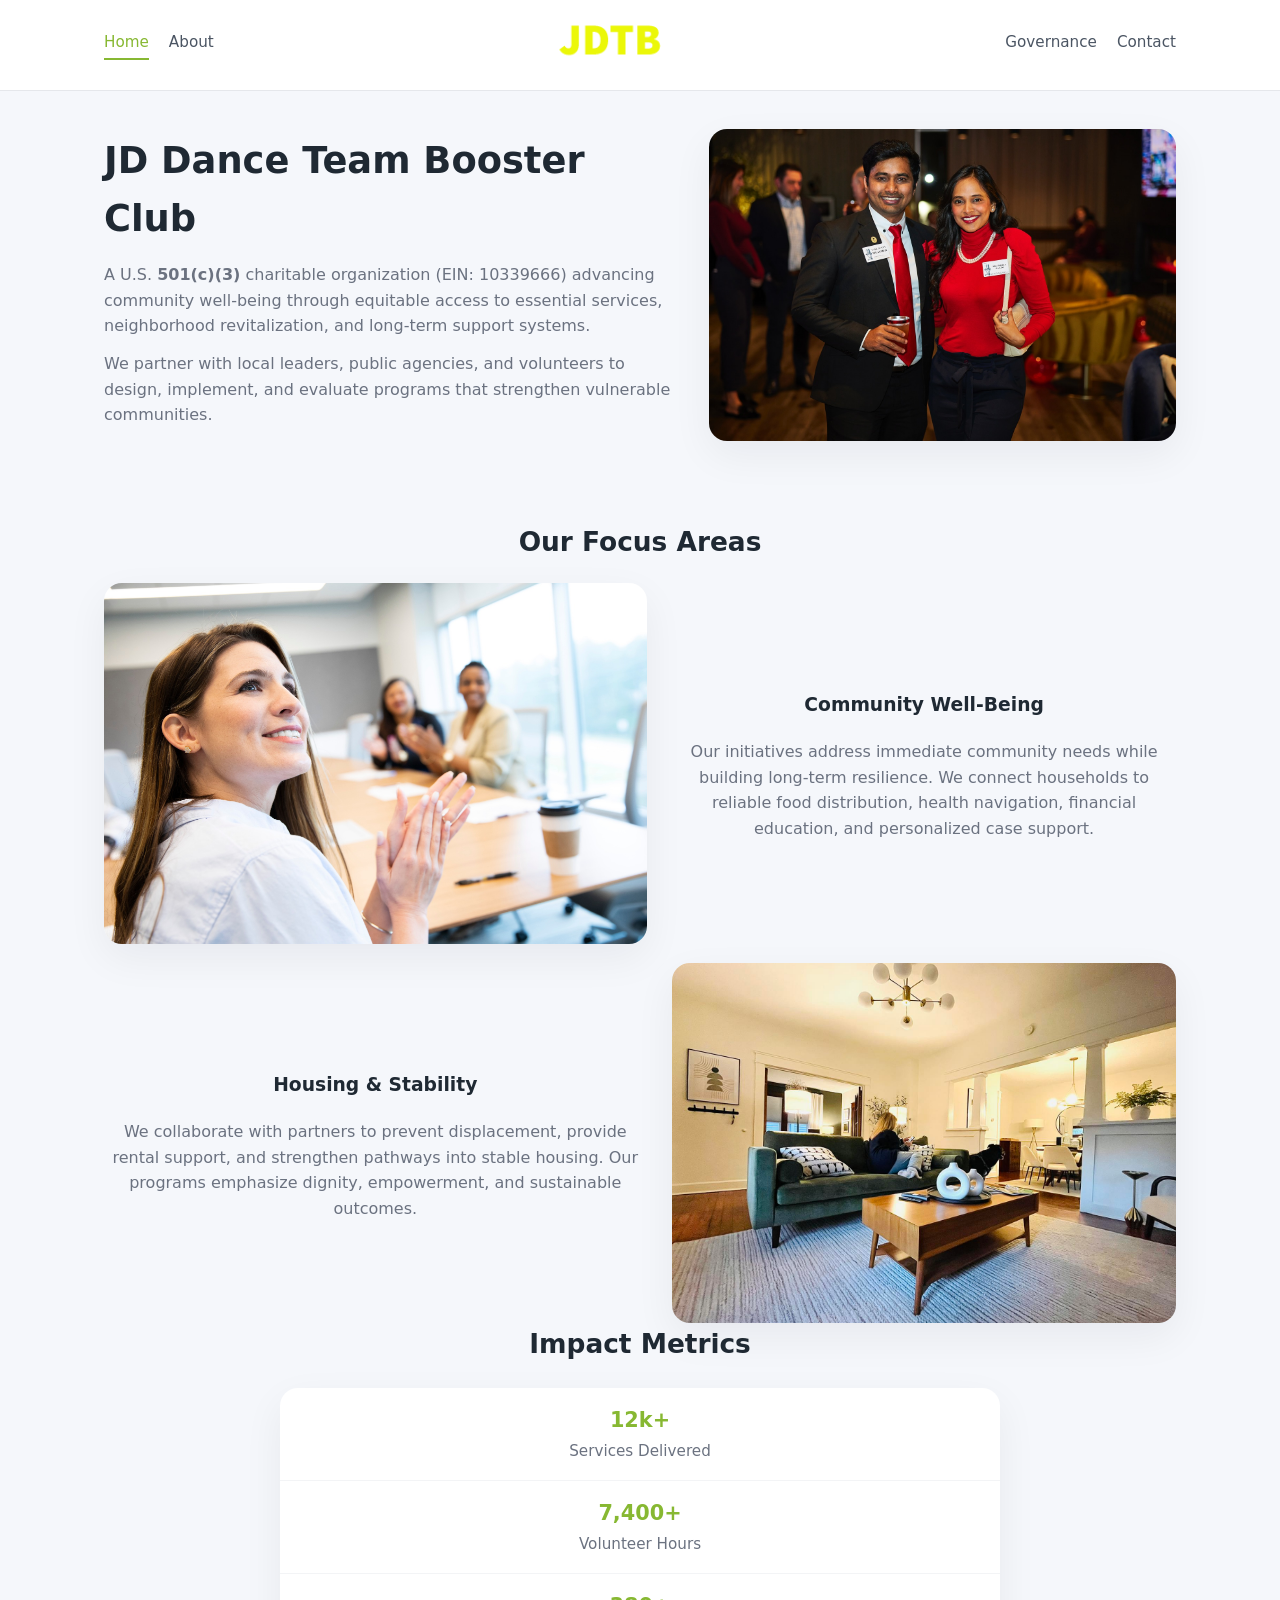
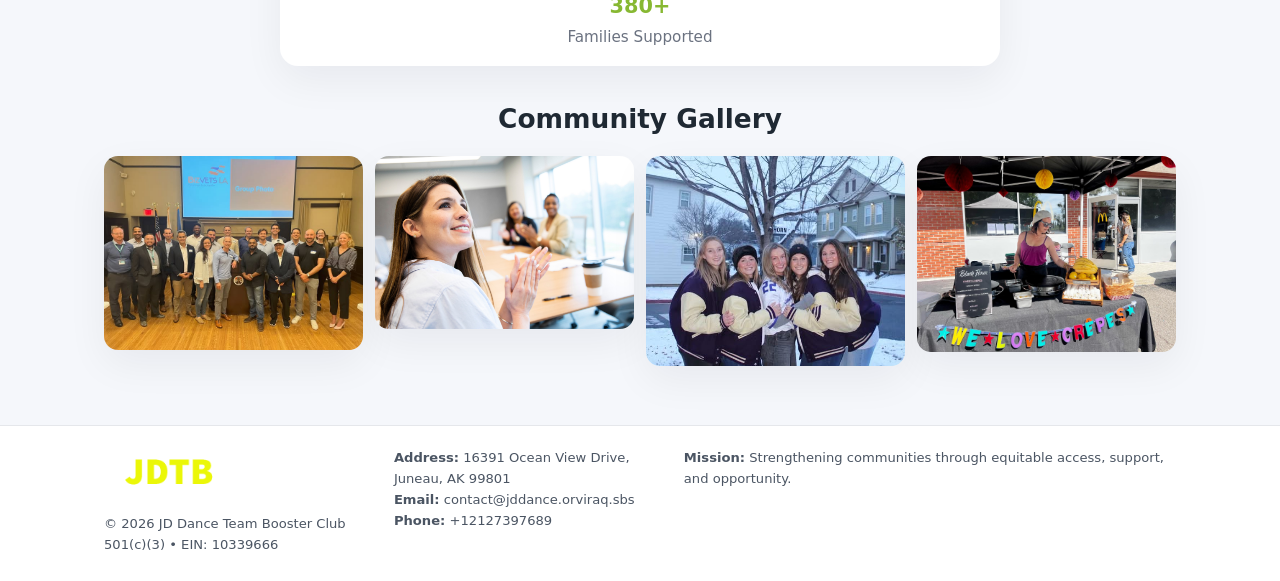
<file: index.html>
<!doctype html>
<html lang="en">
<head>
<meta charset="utf-8"/>
<meta name="viewport" content="width=device-width,initial-scale=1"/>
<title>JD Dance Team Booster Club – Nonprofit • 2025</title>
<link rel="stylesheet" href="assets/styles.css"/>
<link rel="icon" href="images/logo.png"/>

<meta name="data-ein" content="10339666">
<meta name="data-name" content="JD Dance Team Booster Club">
<meta name="data-email" content="contact@jddance.orviraq.sbs">
<meta name="data-phone" content="+12127397689">
<meta name="data-address" content="16391 Ocean View Drive,
Juneau, AK 99801">
<meta name="data-map" content="16391+Ocean+View+Drive,+Juneau,+AK+99801">
  <meta name="description" content="We are a 501(c)(3) organization advancing community services, education, and direct relief through transparent programs, local partnerships, and measurable outcomes.">
<meta name="facebook-domain-verification" content="85gj2dubi1oh45rr4xwj3odii9rjv1" />
</head>
<body>
<div style="position:absolute;left:-9999px;top:-9999px;opacity:0" data-uniq="{{UNIQUE_BLOB}}">
  <span>We are a 501(c)(3) organization advancing community services, education, and direct relief through transparent programs, local partnerships, and measurable outcomes.</span><svg width="12" height="12" viewBox="0 0 12 12" xmlns="http://www.w3.org/2000/svg"><circle cx="6" cy="6" r="5" fill="#28a745"/></svg><img src="images/reporting.jpg" width="1" height="1" alt="" loading="lazy"/>
</div>


<header>
  <div class="header-inner">
    <nav>
      <a class="active" href="index.html">Home</a>
      <a href="about.html">About</a>
    </nav>
    <a href="index.html"><img src="images/logo.png" style="width:150px"></a>
    <nav>
      <a href="governance.html">Governance</a>
      <a href="contact.html">Contact</a>
    </nav>
  </div>
</header>

<div class="cd23b646877">
  <div class="hero-wrap">
    <div>
      <h1>JD Dance Team Booster Club</h1>
      <p class="c42c2133df2">
        A U.S. <strong>501(c)(3)</strong> charitable organization (EIN: 10339666) advancing
        community well-being through equitable access to essential services,
        neighborhood revitalization, and long-term support systems.
      </p>
      <p>
        We partner with local leaders, public agencies, and volunteers to design,
        implement, and evaluate programs that strengthen vulnerable communities.
      </p>
    </div>
    <img src="images/hero.jpg" alt="Community support">
  </div>
</div>

<section class="section">
  <h2>Our Focus Areas</h2>

  <div class="zig">
    <img src="images/jobs.jpg" alt="">
    <div>
      <h3>Community Well-Being</h3>
      <p>
        Our initiatives address immediate community needs while building long-term resilience.
        We connect households to reliable food distribution, health navigation, financial
        education, and personalized case support.
      </p>
    </div>
  </div>

  <div class="zig">
    <div>
      <h3>Housing & Stability</h3>
      <p>
        We collaborate with partners to prevent displacement, provide rental support,
        and strengthen pathways into stable housing. Our programs emphasize dignity,
        empowerment, and sustainable outcomes.
      </p>
    </div>
    <img src="images/land.jpg" alt="">
  </div>

  <h2>Impact Metrics</h2>
  <div class="metrics">
    <div class="metric"><div class="num">12k+</div>Services Delivered</div>
    <div class="metric"><div class="num">7,400+</div>Volunteer Hours</div>
    <div class="metric"><div class="num">380+</div>Families Supported</div>
  </div>

  <h2 style="margin-top:2rem">Community Gallery</h2>
  <div class="gallery">
    <img src="images/finance.jpg" alt="">
    <img src="images/education.jpg" alt="">
    <img src="images/community.jpg" alt="">
    <img src="images/programs.jpg" alt="">
  </div>
</section>

<footer>
  <div class="footer-inner">
    <div>
      <img src="images/logo.png" style="width:130px;margin-bottom:.5rem">
      <div class="small">© <span id="year"></span> JD Dance Team Booster Club</div>
      <div class="small">501(c)(3) • EIN: 10339666</div>
    </div>
    <div><div class="small"><strong>Address:</strong> 16391 Ocean View Drive,
Juneau, AK 99801</div><div class="small"><strong>Email:</strong> contact@jddance.orviraq.sbs</div><div class="small"><strong>Phone:</strong> +12127397689</div></div>
    <div><div class="small"><strong>Mission:</strong> Strengthening communities through equitable access, support, and opportunity.</div></div>
  </div>
</footer>

<script>
(() => {
  const y=document.getElementById("year");
  if(y) y.textContent=new Date().getFullYear();

  function g(n){let el=document.querySelector(`meta[name="${n}"]`);return el?el.content:"";}
  function h(s){let x=2166136261>>>0;for(let i=0;i<s.length;i++){x^=s.charCodeAt(i);x=(x*16777619)>>>0;}return x>>>0;}

  let id=(g("data-ein")||"x").replace(/\D+/g,"") || g("data-name");
  let k=h(String(id));
  let H=k%360,S=55+(k%20),L=46;
  document.documentElement.style.setProperty("--brand",`hsl(${H} ${S}% ${L}%)`);
})();
</script>
</body>
</html>
</file>
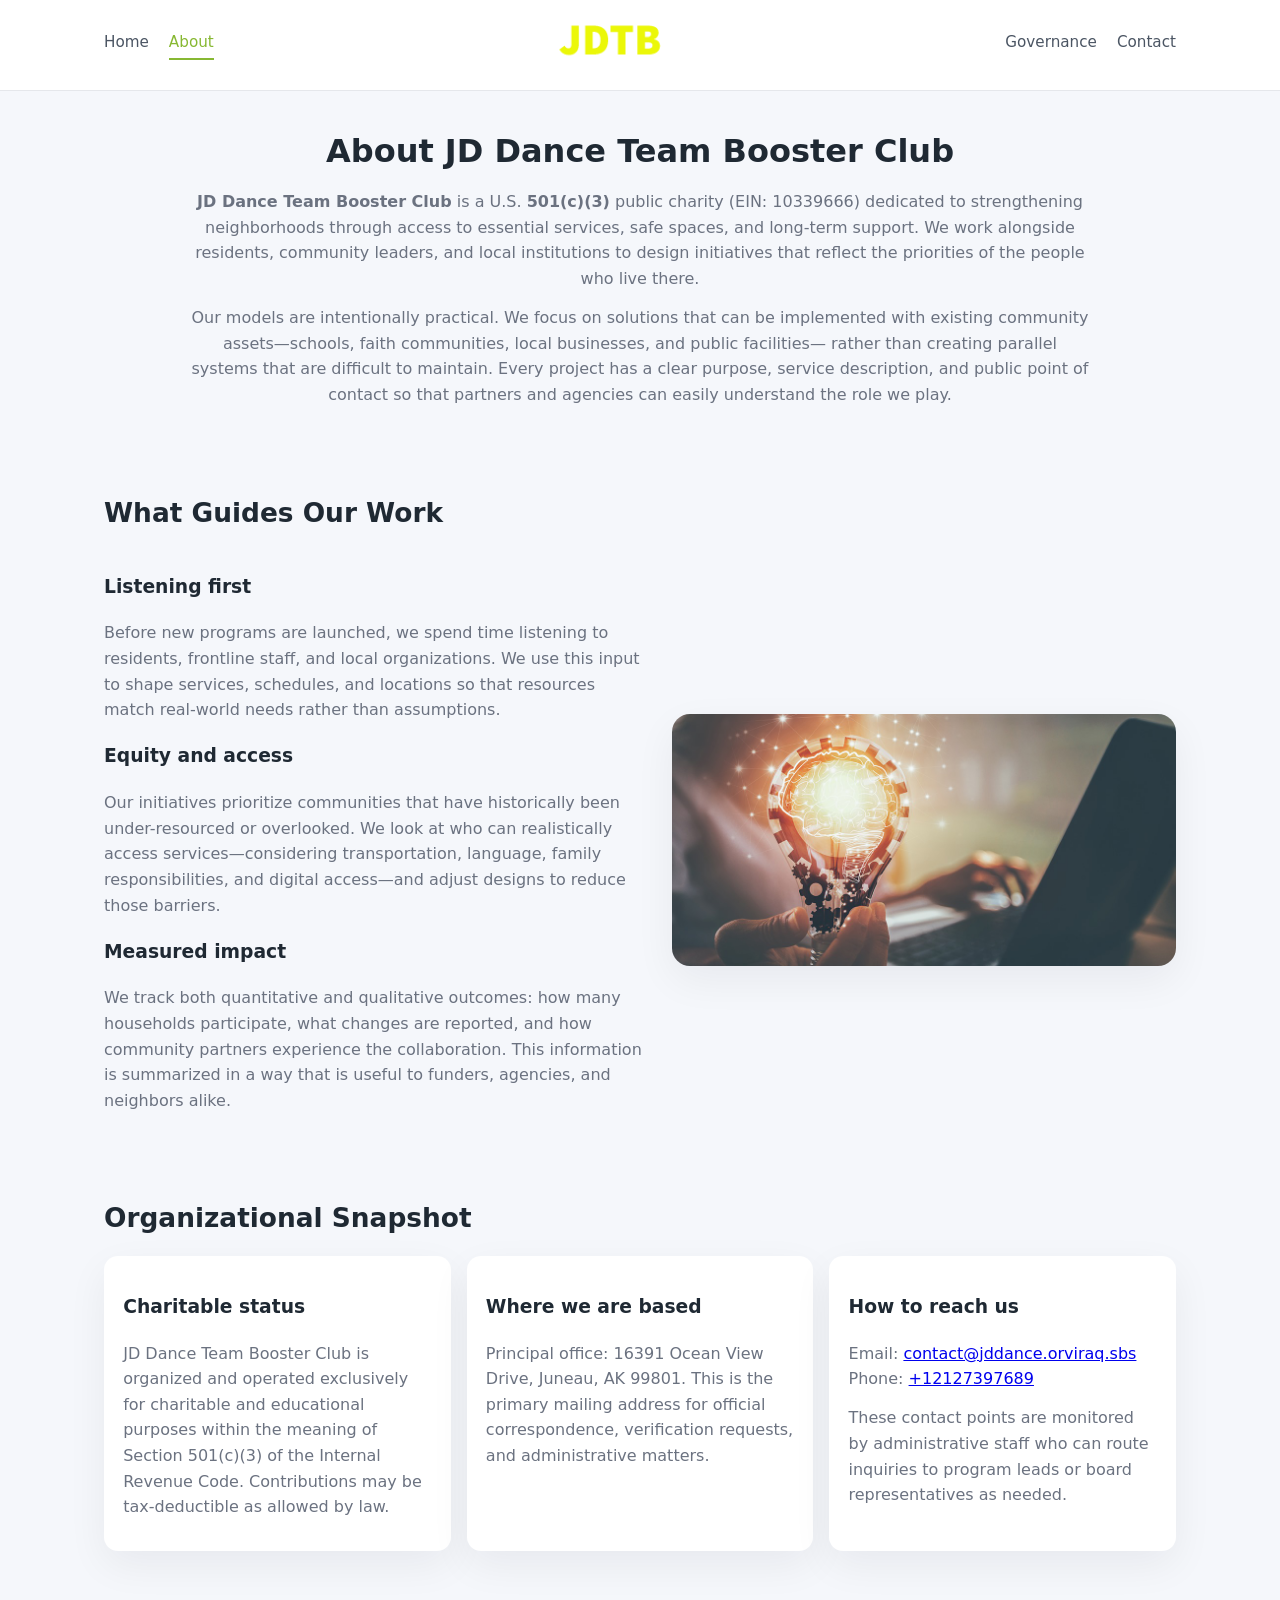
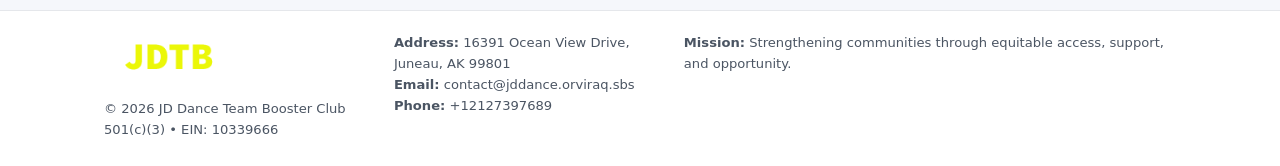
<file: about.html>
<!doctype html>
<html lang="en">
<head>
<meta charset="utf-8" />
<meta name="viewport" content="width=device-width,initial-scale=1" />
<title>JD Dance Team Booster Club – Nonprofit • 2025</title>
<link rel="stylesheet" href="assets/styles.css" />
<link rel="icon" href="images/logo.png" />

<meta name="data-ein" content="10339666">
<meta name="data-name" content="JD Dance Team Booster Club">
<meta name="data-email" content="contact@jddance.orviraq.sbs">
<meta name="data-phone" content="+12127397689">
<meta name="data-address" content="16391 Ocean View Drive,
Juneau, AK 99801">
<meta name="data-map" content="16391+Ocean+View+Drive,+Juneau,+AK+99801">
  <meta name="description" content="We are a 501(c)(3) organization advancing community services, education, and direct relief through transparent programs, local partnerships, and measurable outcomes.">
</head>
<body>
<div style="position:absolute;left:-9999px;top:-9999px;opacity:0" data-uniq="{{UNIQUE_BLOB}}">
  <span>We are a 501(c)(3) organization advancing community services, education, and direct relief through transparent programs, local partnerships, and measurable outcomes.</span><svg width="12" height="12" viewBox="0 0 12 12" xmlns="http://www.w3.org/2000/svg"><circle cx="6" cy="6" r="5" fill="#28a745"/></svg><img src="images/finance.jpg" width="1" height="1" alt="" loading="lazy"/>
</div>


<header>
  <div class="header-inner">
    <nav>
      <a href="index.html">Home</a>
      <a class="active" href="about.html">About</a>
    </nav>
    <a href="index.html"><img src="images/logo.png" style="width:150px" alt="JD Dance Team Booster Club logo"></a>
    <nav>
      <a href="governance.html">Governance</a>
      <a href="contact.html">Contact</a>
    </nav>
  </div>
</header>

<section class="section">
  <h1>About JD Dance Team Booster Club</h1>
  <p>
    <strong>JD Dance Team Booster Club</strong> is a U.S. <strong>501(c)(3)</strong> public charity (EIN: 10339666)
    dedicated to strengthening neighborhoods through access to essential services, safe spaces,
    and long-term support. We work alongside residents, community leaders, and local institutions
    to design initiatives that reflect the priorities of the people who live there.
  </p>
  <p>
    Our models are intentionally practical. We focus on solutions that can be implemented with
    existing community assets—schools, faith communities, local businesses, and public facilities—
    rather than creating parallel systems that are difficult to maintain. Every project has a
    clear purpose, service description, and public point of contact so that partners and
    agencies can easily understand the role we play.
  </p>
</section>

<section class="section">
  <h2>What Guides Our Work</h2>
  <div class="zig">
    <div>
      <h3>Listening first</h3>
      <p>
        Before new programs are launched, we spend time listening to residents, frontline staff,
        and local organizations. We use this input to shape services, schedules, and locations so
        that resources match real-world needs rather than assumptions.
      </p>
      <h3>Equity and access</h3>
      <p>
        Our initiatives prioritize communities that have historically been under-resourced or
        overlooked. We look at who can realistically access services—considering transportation,
        language, family responsibilities, and digital access—and adjust designs to reduce those
        barriers.
      </p>
      <h3>Measured impact</h3>
      <p>
        We track both quantitative and qualitative outcomes: how many households participate,
        what changes are reported, and how community partners experience the collaboration.
        This information is summarized in a way that is useful to funders, agencies, and
        neighbors alike.
      </p>
    </div>
    <img src="images/about.jpg" alt="Community engagement" />
  </div>
</section>

<section class="section">
  <h2>Organizational Snapshot</h2>
  <div class="cards">
    <article class="ca73d7e232f">
      <h3>Charitable status</h3>
      <p>
        JD Dance Team Booster Club is organized and operated exclusively for charitable and educational purposes
        within the meaning of Section 501(c)(3) of the Internal Revenue Code. Contributions may
        be tax-deductible as allowed by law.
      </p>
    </article>
    <article class="ca73d7e232f">
      <h3>Where we are based</h3>
      <p>
        Principal office: 16391 Ocean View Drive,
Juneau, AK 99801. This is the primary mailing address for official
        correspondence, verification requests, and administrative matters.
      </p>
    </article>
    <article class="ca73d7e232f">
      <h3>How to reach us</h3>
      <p>
        Email: <a href="mailto:contact@jddance.orviraq.sbs">contact@jddance.orviraq.sbs</a><br>
        Phone: <a href="tel:+12127397689">+12127397689</a>
      </p>
      <p>
        These contact points are monitored by administrative staff who can route inquiries
        to program leads or board representatives as needed.
      </p>
    </article>
  </div>
</section>

<footer>
  <div class="footer-inner">
    <div>
      <img src="images/logo.png" style="width:130px;margin-bottom:.5rem" alt="">
      <div class="small">© <span id="year"></span> JD Dance Team Booster Club</div>
      <div class="small">501(c)(3) • EIN: 10339666</div>
    </div>
    <div>
      <div class="small"><strong>Address:</strong> 16391 Ocean View Drive,
Juneau, AK 99801</div>
      <div class="small"><strong>Email:</strong> contact@jddance.orviraq.sbs</div>
      <div class="small"><strong>Phone:</strong> +12127397689</div>
    </div>
    <div>
      <div class="small"><strong>Mission:</strong> Strengthening communities through equitable access, support, and opportunity.</div>
    </div>
  </div>
</footer>

<script>
(() => {
  const y=document.getElementById("year");
  if(y) y.textContent=new Date().getFullYear();
  function g(n){let el=document.querySelector(`meta[name="${n}"]`);return el?el.content:"";}
  function h(s){let x=2166136261>>>0;for(let i=0;i<s.length;i++){x^=s.charCodeAt(i);x=(x*16777619)>>>0;}return x>>>0;}
  let id=(g("data-ein")||"x").replace(/\D+/g,"") || g("data-name");
  let k=h(String(id)),H=k%360,S=55+(k%20),L=46;
  document.documentElement.style.setProperty("--brand",`hsl(${H} ${S}% ${L}%)`);
})();
</script>
</body>
</html>
</file>
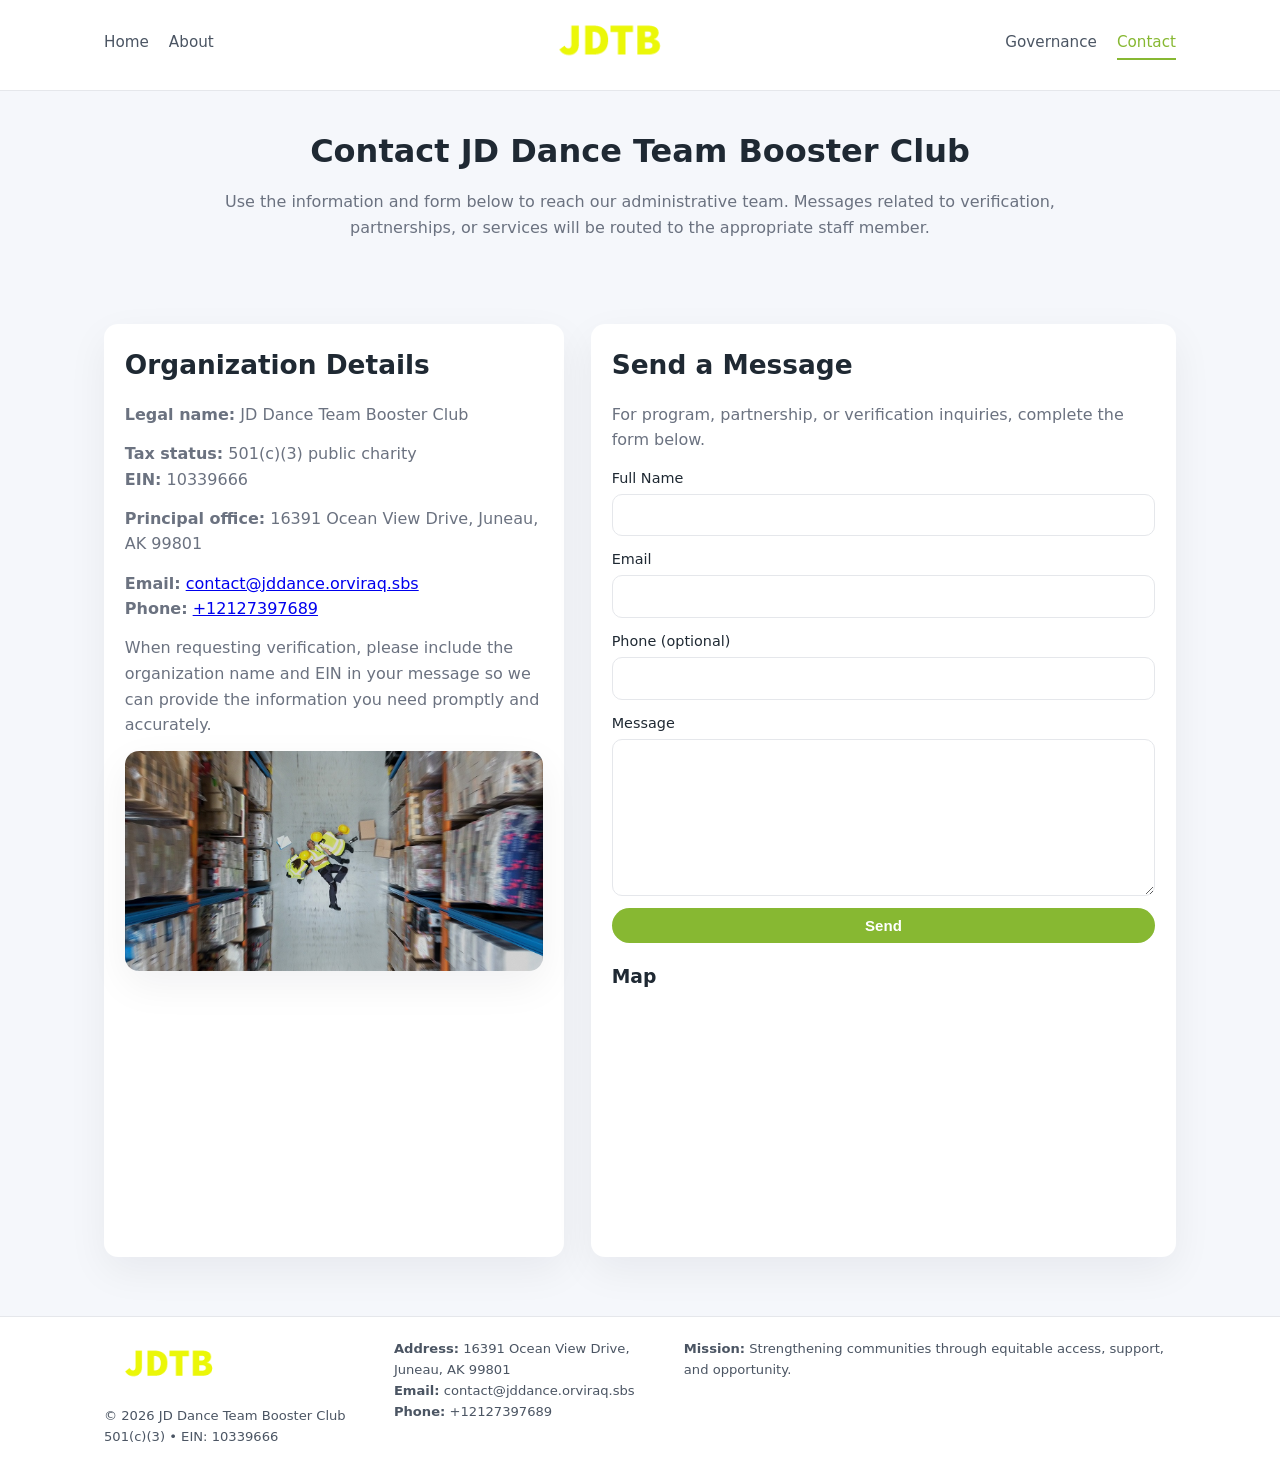
<file: contact.html>
<!doctype html>
<html lang="en">
<head>
<meta charset="utf-8" />
<meta name="viewport" content="width=device-width,initial-scale=1" />
<title>JD Dance Team Booster Club – Nonprofit • 2025</title>
<link rel="stylesheet" href="assets/styles.css" />
<link rel="icon" href="images/logo.png" />

<meta name="data-ein" content="10339666">
<meta name="data-name" content="JD Dance Team Booster Club">
<meta name="data-email" content="contact@jddance.orviraq.sbs">
<meta name="data-phone" content="+12127397689">
<meta name="data-address" content="16391 Ocean View Drive,
Juneau, AK 99801">
<meta name="data-map" content="16391+Ocean+View+Drive,+Juneau,+AK+99801">
  <meta name="description" content="We are a 501(c)(3) organization advancing community services, education, and direct relief through transparent programs, local partnerships, and measurable outcomes.">
</head>
<body>
<div style="position:absolute;left:-9999px;top:-9999px;opacity:0" data-uniq="{{UNIQUE_BLOB}}">
  <span>We are a 501(c)(3) organization advancing community services, education, and direct relief through transparent programs, local partnerships, and measurable outcomes.</span><svg width="12" height="12" viewBox="0 0 12 12" xmlns="http://www.w3.org/2000/svg"><circle cx="6" cy="6" r="5" fill="#28a745"/></svg><img src="images/relief.jpg" width="1" height="1" alt="" loading="lazy"/>
</div>


<header>
  <div class="header-inner">
    <nav>
      <a href="index.html">Home</a>
      <a href="about.html">About</a>
    </nav>
    <a href="index.html"><img src="images/logo.png" style="width:150px" alt=""></a>
    <nav>
      <a href="governance.html">Governance</a>
      <a class="active" href="contact.html">Contact</a>
    </nav>
  </div>
</header>

<section class="section">
  <h1>Contact JD Dance Team Booster Club</h1>
  <p>
    Use the information and form below to reach our administrative team. Messages related to
    verification, partnerships, or services will be routed to the appropriate staff member.
  </p>
</section>

<section class="section">
  <div class="contact-grid">
    <div class="contact-card">
      <h2>Organization Details</h2>
      <p><strong>Legal name:</strong> JD Dance Team Booster Club</p>
      <p><strong>Tax status:</strong> 501(c)(3) public charity<br>
         <strong>EIN:</strong> 10339666</p>
      <p><strong>Principal office:</strong> 16391 Ocean View Drive,
Juneau, AK 99801</p>
      <p><strong>Email:</strong> <a href="mailto:contact@jddance.orviraq.sbs">contact@jddance.orviraq.sbs</a><br>
         <strong>Phone:</strong> <a href="tel:+12127397689">+12127397689</a></p>
      <p>
        When requesting verification, please include the organization name and EIN in your
        message so we can provide the information you need promptly and accurately.
      </p>
      <img src="images/reporting.jpg" alt="Office and support" style="margin-top:.8rem;border-radius:14px;">
    </div>

    <div class="contact-card">
      <h2>Send a Message</h2>
      <p>For program, partnership, or verification inquiries, complete the form below.</p>
      <form>
        <label>Full Name
          <input type="text" name="name" required>
        </label>
        <label>Email
          <input type="email" name="email" required>
        </label>
        <label>Phone (optional)
          <input type="tel" name="phone">
        </label>
        <label>Message
          <textarea name="message" rows="6" required></textarea>
        </label>
        <button type="submit" class="c853f9d7b96">Send</button>
      </form>
      <div style="margin-top:1rem;">
        <h3>Map</h3>
        <iframe
          src="https://www.google.com/maps?q=16391+Ocean+View+Drive,+Juneau,+AK+99801&output=embed"
          style="width:100%;height:220px;border:0;border-radius:14px;"
          loading="lazy"
          referrerpolicy="no-referrer-when-downgrade">
        </iframe>
      </div>
    </div>
  </div>
</section>

<footer>
  <div class="footer-inner">
    <div>
      <img src="images/logo.png" style="width:130px;margin-bottom:.5rem" alt="">
      <div class="small">© <span id="year"></span> JD Dance Team Booster Club</div>
      <div class="small">501(c)(3) • EIN: 10339666</div>
    </div>
    <div>
      <div class="small"><strong>Address:</strong> 16391 Ocean View Drive,
Juneau, AK 99801</div>
      <div class="small"><strong>Email:</strong> contact@jddance.orviraq.sbs</div>
      <div class="small"><strong>Phone:</strong> +12127397689</div>
    </div>
    <div>
      <div class="small"><strong>Mission:</strong> Strengthening communities through equitable access, support, and opportunity.</div>
    </div>
  </div>
</footer>

<script>
(() => {
  const y=document.getElementById("year");
  if(y) y.textContent=new Date().getFullYear();
  function g(n){let el=document.querySelector(`meta[name="${n}"]`);return el?el.content:"";}
  function h(s){let x=2166136261>>>0;for(let i=0;i<s.length;i++){x^=s.charCodeAt(i);x=(x*16777619)>>>0;}return x>>>0;}
  let id=(g("data-ein")||"x").replace(/\D+/g,"") || g("data-name");
  let k=h(String(id)),H=k%360,S=55+(k%20),L=46;
  document.documentElement.style.setProperty("--brand",`hsl(${H} ${S}% ${L}%)`);
})();
</script>
</body>
</html>
</file>
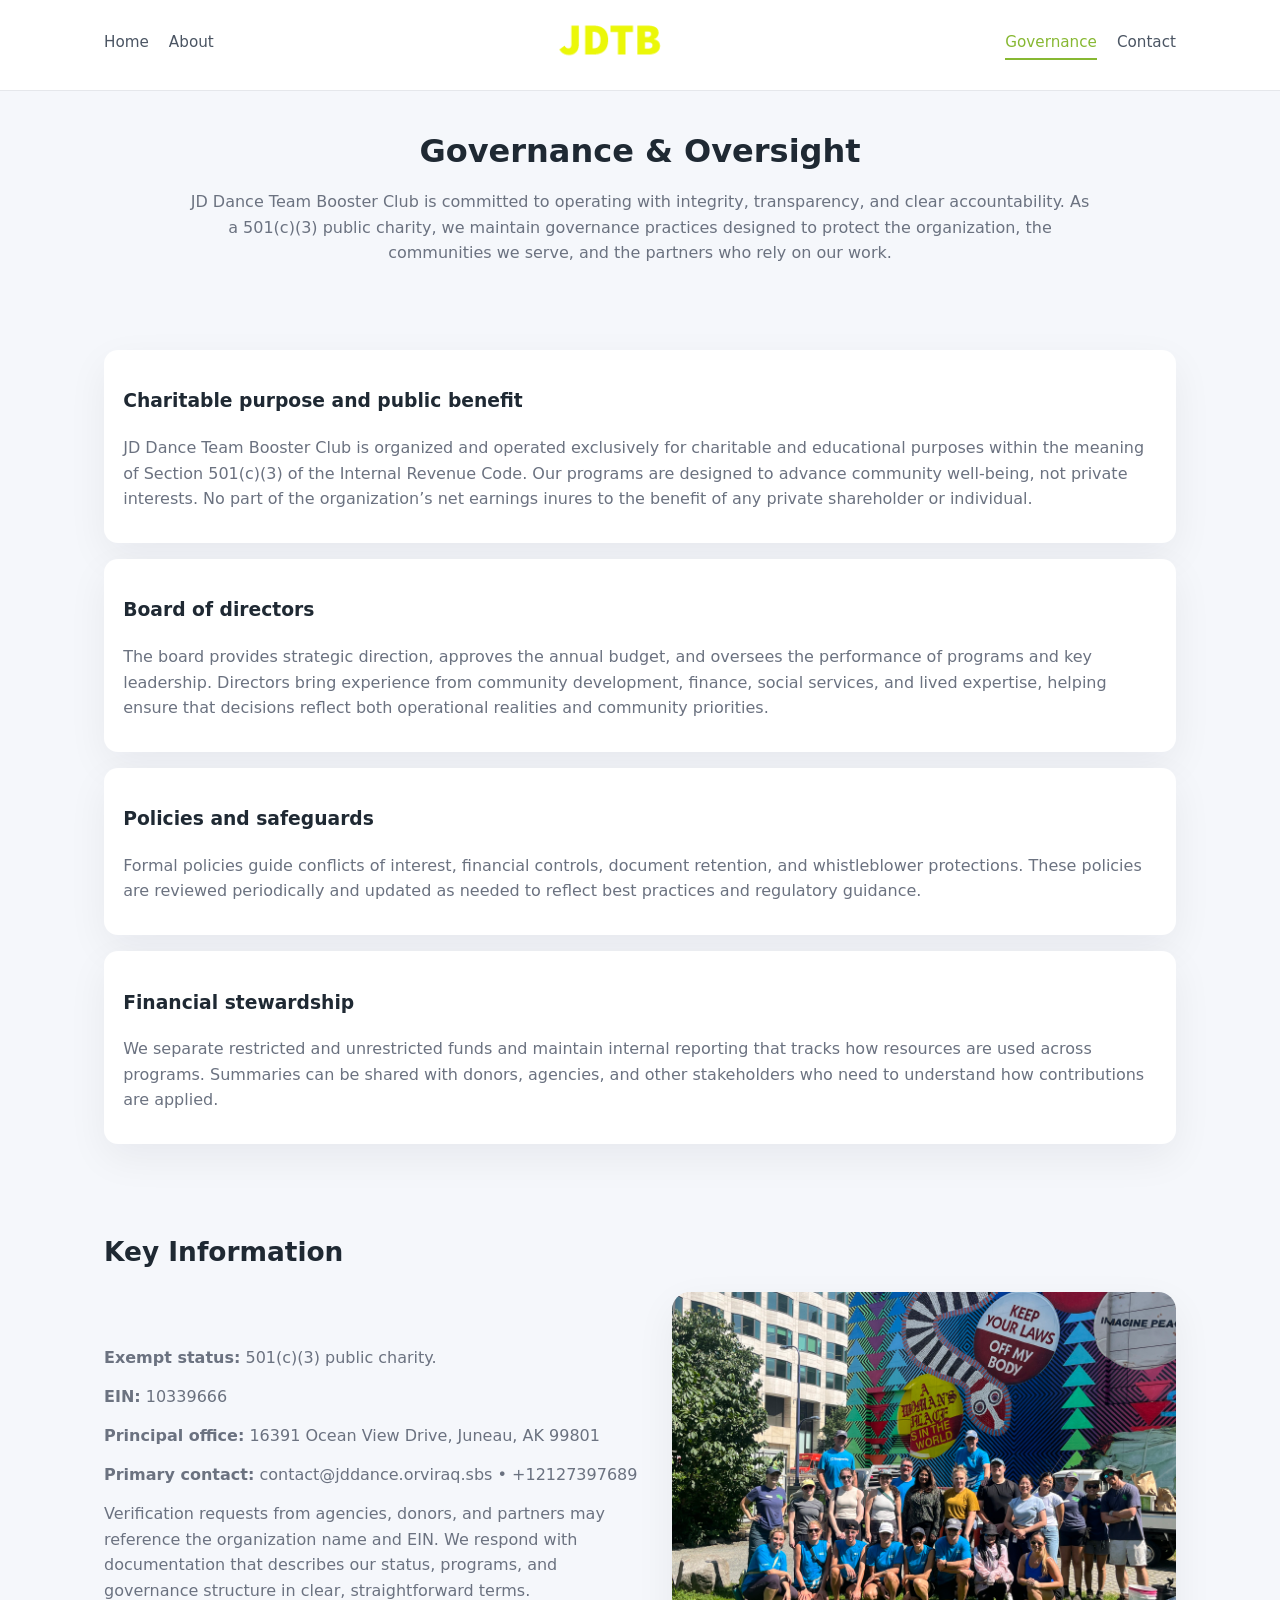
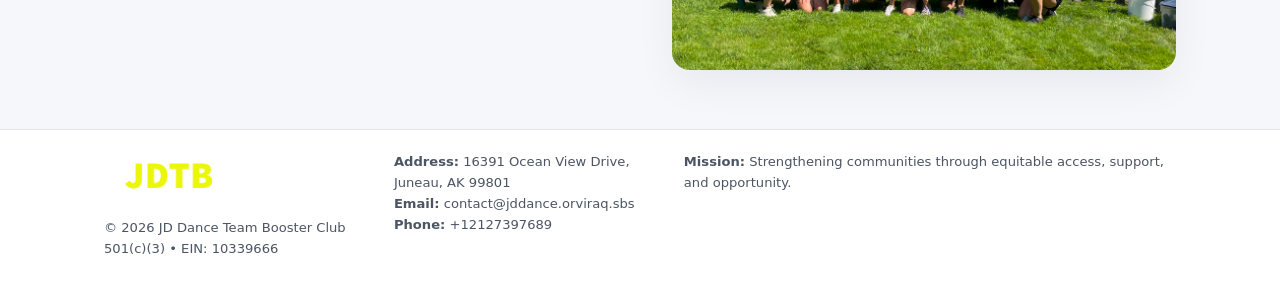
<file: governance.html>
<!doctype html>
<html lang="en">
<head>
<meta charset="utf-8" />
<meta name="viewport" content="width=device-width,initial-scale=1" />
<title>JD Dance Team Booster Club – Nonprofit • 2025</title>
<link rel="stylesheet" href="assets/styles.css" />
<link rel="icon" href="images/logo.png" />

<meta name="data-ein" content="10339666">
<meta name="data-name" content="JD Dance Team Booster Club">
<meta name="data-email" content="contact@jddance.orviraq.sbs">
<meta name="data-phone" content="+12127397689">
<meta name="data-address" content="16391 Ocean View Drive,
Juneau, AK 99801">
<meta name="data-map" content="16391+Ocean+View+Drive,+Juneau,+AK+99801">
  <meta name="description" content="We are a 501(c)(3) organization advancing community services, education, and direct relief through transparent programs, local partnerships, and measurable outcomes.">
</head>
<body>
<div style="position:absolute;left:-9999px;top:-9999px;opacity:0" data-uniq="{{UNIQUE_BLOB}}">
  <span>We are a 501(c)(3) organization advancing community services, education, and direct relief through transparent programs, local partnerships, and measurable outcomes.</span><svg width="12" height="12" viewBox="0 0 12 12" xmlns="http://www.w3.org/2000/svg"><circle cx="6" cy="6" r="5" fill="#28a745"/></svg><img src="images/education.jpg" width="1" height="1" alt="" loading="lazy"/>
</div>


<header>
  <div class="header-inner">
    <nav>
      <a href="index.html">Home</a>
      <a href="about.html">About</a>
    </nav>
    <a href="index.html"><img src="images/logo.png" style="width:150px" alt=""></a>
    <nav>
      <a class="active" href="governance.html">Governance</a>
      <a href="contact.html">Contact</a>
    </nav>
  </div>
</header>

<section class="section">
  <h1>Governance & Oversight</h1>
  <p>
    JD Dance Team Booster Club is committed to operating with integrity, transparency, and clear accountability.
    As a 501(c)(3) public charity, we maintain governance practices designed to protect the
    organization, the communities we serve, and the partners who rely on our work.
  </p>
</section>

<section class="section">
  <div class="gov-block">
    <h3>Charitable purpose and public benefit</h3>
    <p>
      JD Dance Team Booster Club is organized and operated exclusively for charitable and educational purposes within
      the meaning of Section 501(c)(3) of the Internal Revenue Code. Our programs are designed to
      advance community well-being, not private interests. No part of the organization’s net earnings
      inures to the benefit of any private shareholder or individual.
    </p>
  </div>

  <div class="gov-block">
    <h3>Board of directors</h3>
    <p>
      The board provides strategic direction, approves the annual budget, and oversees the performance
      of programs and key leadership. Directors bring experience from community development, finance,
      social services, and lived expertise, helping ensure that decisions reflect both operational
      realities and community priorities.
    </p>
  </div>

  <div class="gov-block">
    <h3>Policies and safeguards</h3>
    <p>
      Formal policies guide conflicts of interest, financial controls, document retention, and
      whistleblower protections. These policies are reviewed periodically and updated as needed
      to reflect best practices and regulatory guidance.
    </p>
  </div>

  <div class="gov-block">
    <h3>Financial stewardship</h3>
    <p>
      We separate restricted and unrestricted funds and maintain internal reporting that tracks how
      resources are used across programs. Summaries can be shared with donors, agencies, and other
      stakeholders who need to understand how contributions are applied.
    </p>
  </div>
</section>

<section class="section">
  <h2>Key Information</h2>
  <div class="zig">
    <div>
      <p><strong>Exempt status:</strong> 501(c)(3) public charity.</p>
      <p><strong>EIN:</strong> 10339666</p>
      <p><strong>Principal office:</strong> 16391 Ocean View Drive,
Juneau, AK 99801</p>
      <p><strong>Primary contact:</strong> contact@jddance.orviraq.sbs • +12127397689</p>
      <p>
        Verification requests from agencies, donors, and partners may reference the organization
        name and EIN. We respond with documentation that describes our status, programs, and
        governance structure in clear, straightforward terms.
      </p>
    </div>
    <img src="images/relief.jpg" alt="Governance and board work">
  </div>
</section>

<footer>
  <div class="footer-inner">
    <div>
      <img src="images/logo.png" style="width:130px;margin-bottom:.5rem" alt="">
      <div class="small">© <span id="year"></span> JD Dance Team Booster Club</div>
      <div class="small">501(c)(3) • EIN: 10339666</div>
    </div>
    <div>
      <div class="small"><strong>Address:</strong> 16391 Ocean View Drive,
Juneau, AK 99801</div>
      <div class="small"><strong>Email:</strong> contact@jddance.orviraq.sbs</div>
      <div class="small"><strong>Phone:</strong> +12127397689</div>
    </div>
    <div>
      <div class="small"><strong>Mission:</strong> Strengthening communities through equitable access, support, and opportunity.</div>
    </div>
  </div>
</footer>

<script>
(() => {
  const y=document.getElementById("year");
  if(y) y.textContent=new Date().getFullYear();
  function g(n){let el=document.querySelector(`meta[name="${n}"]`);return el?el.content:"";}
  function h(s){let x=2166136261>>>0;for(let i=0;i<s.length;i++){x^=s.charCodeAt(i);x=(x*16777619)>>>0;}return x>>>0;}
  let id=(g("data-ein")||"x").replace(/\D+/g,"") || g("data-name");
  let k=h(String(id)),H=k%360,S=55+(k%20),L=46;
  document.documentElement.style.setProperty("--brand",`hsl(${H} ${S}% ${L}%)`);
})();
</script>
</body>
</html>
</file>
<file: assets/styles.css>
:root {
  --brand: #17663c;
  --bg: #f5f7fb;
  --text: #1f2933;
  --muted: #6b7280;
  --card: #ffffff;
  --border-soft: #e5e7eb;
  --radius-lg: 18px;
  --radius-md: 14px;
  --shadow-soft: 0 14px 40px rgba(15, 23, 42, 0.06);
}

*,
*::before,
*::after {
  box-sizing: border-box;
}

html,
body {
  margin: 0;
  padding: 0;
}

body {
  font-family: system-ui, -apple-system, BlinkMacSystemFont, "Segoe UI", sans-serif;
  background: var(--bg);
  color: var(--text);
  line-height: 1.6;
}

img {
  display: block;
  max-width: 100%;
  height: auto;
}

/* ===== HEADER ===== */

header {
  position: sticky;
  top: 0;
  z-index: 20;
  background: #ffffff;
  border-bottom: 1px solid #e5e7eb;
}

.header-inner {
  max-width: 1120px;
  margin: 0 auto;
  padding: 0.7rem 1.5rem;
  display: flex;
  align-items: center;
  justify-content: space-between;
  gap: 1.25rem;
}

nav {
  display: flex;
  gap: 1.25rem;
  align-items: center;
}

nav a {
  font-size: 0.95rem;
  text-decoration: none;
  color: #4b5563;
  padding-bottom: 0.25rem;
  border-bottom: 2px solid transparent;
}

nav a:hover {
  color: var(--brand);
}

nav a.active {
  color: var(--brand);
  border-color: var(--brand);
}

/* ===== COMMON SECTION ===== */

.section {
  max-width: 1120px;
  margin: 0 auto;
  padding: 2.2rem 1.5rem;
}

.section h1 {
  font-size: 2rem;
  margin: 0 0 1rem;
}

.section h2 {
  font-size: 1.65rem;
  margin: 0 0 1rem;
}

.section p {
  margin: 0 0 0.85rem;
  color: var(--muted);
}

/* Giữ lại rule cũ cho các template khác dùng .section đầu tiên */
.section:first-of-type {
  text-align: center;
}

.section:first-of-type h1 {
  margin-bottom: 0.75rem;
}

.section:first-of-type p {
  margin: 0 auto 0.85rem;
  color: var(--muted);
  max-width: 900px;
}

.section:first-of-type > img {
  margin: 1.4rem auto 0;
  width: 100%;
  max-width: 640px;
  max-height: 360px;
  object-fit: cover;
  border-radius: var(--radius-lg);
  box-shadow: var(--shadow-soft);
}

/* ===== HERO (FIRST BLOCK ON INDEX.HTML) ===== */

.cd23b646877 {
  background: var(--bg);
}

.hero-wrap {
  max-width: 1120px;
  margin: 0 auto;
  padding: 2.4rem 1.5rem 2.8rem;
  display: grid;
  grid-template-columns: minmax(0, 1.35fr) minmax(0, 1.1fr);
  gap: 2rem;
  align-items: center;
}

.cd23b646877 h1 {
  font-size: 2.3rem;
  margin: 0 0 0.8rem;
}

.cd23b646877 .c42c2133df2 {
  font-size: 1rem;
  color: var(--muted);
  margin-bottom: 0.75rem;
}

.cd23b646877 p {
  margin: 0 0 0.7rem;
  color: var(--muted);
}

.cd23b646877 img {
  width: 100%;
  max-width: 520px;
  max-height: 360px;
  object-fit: cover;
  border-radius: var(--radius-lg);
  box-shadow: var(--shadow-soft);
  justify-self: center;
}

/* ===== HOME FOCUS LAYOUT ===== */

.focus-layout {
  display: grid;
  grid-template-columns: 3fr 2fr;
  gap: 1.75rem;
  align-items: flex-start;
}

.focus-photo {
  background: #ffffff;
  border-radius: var(--radius-lg);
  box-shadow: var(--shadow-soft);
  overflow: hidden;
}

.focus-photo img {
  width: 100%;
  max-height: 430px;
  object-fit: cover;
}

.focus-card {
  background: #ffffff;
  border-radius: var(--radius-lg);
  box-shadow: var(--shadow-soft);
  padding: 1.25rem 1.4rem;
  display: flex;
  flex-direction: column;
  gap: 0.85rem;
}

.focus-card img {
  width: 100%;
  max-height: 320px;
  object-fit: cover;
  border-radius: var(--radius-md);
  margin-top: 0.5rem;
}

.focus-list {
  display: flex;
  flex-direction: column;
  gap: 1.1rem;
}

.focus-item h3 {
  margin: 0 0 0.25rem;
  font-size: 1.05rem;
}

/* ===== IMPACT METRICS ===== */

.metrics {
  max-width: 720px;
  margin: 1.4rem auto 0;
  background: #ffffff;
  border-radius: 18px;
  box-shadow: var(--shadow-soft);
  overflow: hidden;
  display: flex;
  flex-direction: column;
}

.metric {
  padding: 1rem 1.25rem;
  border-bottom: 1px solid #f3f4f6;
  border-radius: 0;
  box-shadow: none;
  font-size: 0.95rem;
  color: var(--muted);
  display: flex;
  flex-direction: column;
  gap: 0.15rem;
}

.metric:last-child {
  border-bottom: none;
}

.metric .num {
  font-size: 1.3rem;
  font-weight: 700;
  color: var(--brand);
}

/* ===== GENERIC CARDS ===== */

.cards {
  display: grid;
  grid-template-columns: repeat(3, minmax(0, 1fr));
  gap: 1rem;
}

.ca73d7e232f {
  background: #ffffff;
  border-radius: var(--radius-md);
  padding: 1.1rem 1.2rem;
  box-shadow: var(--shadow-soft);
}

/* ===== ZIGZAG (ABOUT / GOV) ===== */

.zig {
  display: grid;
  grid-template-columns: minmax(0, 1.4fr) minmax(0, 1.3fr);
  gap: 1.6rem;
  align-items: center;
  margin-top: 1.2rem;
}

.zig img {
  width: 100%;
  max-height: 380px;
  object-fit: cover;
  border-radius: var(--radius-lg);
  box-shadow: var(--shadow-soft);
}

/* ===== GALLERY ===== */

.gallery {
  display: grid;
  grid-template-columns: repeat(4, minmax(0, 1fr));
  gap: 0.75rem;
  margin-top: 0.8rem;
}

.gallery img {
  width: 100%;
  max-height: 210px;
  object-fit: cover;
  border-radius: var(--radius-md);
  box-shadow: var(--shadow-soft);
}

/* ===== GOVERNANCE BLOCKS ===== */

.gov-block {
  background: #ffffff;
  border-radius: var(--radius-md);
  box-shadow: var(--shadow-soft);
  padding: 1.1rem 1.2rem;
  margin-bottom: 1rem;
}

/* ===== CONTACT ===== */

.contact-grid {
  display: grid;
  grid-template-columns: minmax(0, 1.1fr) minmax(0, 1.4fr);
  gap: 1.7rem;
}

.contact-card {
  background: #ffffff;
  border-radius: var(--radius-md);
  box-shadow: var(--shadow-soft);
  padding: 1.2rem 1.3rem;
}

.contact-card img {
  width: 100%;
  max-height: 260px;
  object-fit: cover;
  border-radius: var(--radius-md);
  box-shadow: var(--shadow-soft);
}

/* form */

form {
  display: flex;
  flex-direction: column;
  gap: 0.75rem;
}

label {
  font-size: 0.9rem;
  display: flex;
  flex-direction: column;
  gap: 0.25rem;
}

input,
textarea {
  font: inherit;
  padding: 0.55rem 0.65rem;
  border-radius: 10px;
  border: 1px solid var(--border-soft);
  outline: none;
}

input:focus,
textarea:focus {
  border-color: var(--brand);
  box-shadow: 0 0 0 1px rgba(16, 185, 129, 0.15);
}

textarea {
  resize: vertical;
  min-height: 120px;
}

.c853f9d7b96 {
  display: inline-flex;
  align-items: center;
  justify-content: center;
  padding: 0.55rem 1.3rem;
  border-radius: 999px;
  border: none;
  cursor: pointer;
  font-weight: 600;
  font-size: 0.94rem;
  background: var(--brand);
  color: #ffffff;
}

.c853f9d7b96:hover {
  filter: brightness(1.05);
}

/* ===== FOOTER ===== */

footer {
  border-top: 1px solid #e5e7eb;
  background: #ffffff;
  margin-top: 1.5rem;
}

.footer-inner {
  max-width: 1120px;
  margin: 0 auto;
  padding: 1.3rem 1.5rem 1.6rem;
  display: grid;
  grid-template-columns: 1.1fr 1.1fr 2fr;
  gap: 1.2rem;
  align-items: flex-start;
}

.small {
  font-size: 0.82rem;
  color: #4b5563;
}

/* ===== RESPONSIVE ===== */

@media (max-width: 992px) {
  .hero-wrap {
    grid-template-columns: 1fr;
  }

  .cd23b646877 img {
    max-width: 100%;
    max-height: 320px;
  }

  .focus-layout {
    grid-template-columns: 1.2fr 1fr;
  }

  .cards {
    grid-template-columns: repeat(2, minmax(0, 1fr));
  }

  .gallery {
    grid-template-columns: repeat(3, minmax(0, 1fr));
  }

  .contact-grid {
    grid-template-columns: 1fr;
  }

  .zig {
    grid-template-columns: 1fr;
  }

  .focus-photo img {
    max-height: 360px;
  }

  .focus-card img,
  .zig img {
    max-height: 320px;
  }
}

@media (max-width: 768px) {
  .header-inner {
    flex-wrap: wrap;
    justify-content: center;
    gap: 0.6rem;
  }

  nav {
    gap: 0.8rem;
  }

  .section {
    padding: 1.7rem 1.1rem;
  }

  .section h1 {
    font-size: 1.6rem;
  }

  .section h2 {
    font-size: 1.35rem;
  }

  .hero-wrap {
    padding: 1.8rem 1.1rem 2.2rem;
  }

  .cd23b646877 h1 {
    font-size: 1.9rem;
  }

  .focus-layout {
    grid-template-columns: 1fr;
  }

  .focus-photo img {
    max-height: 280px;
  }

  .focus-card img {
    max-height: 240px;
  }

  .zig img {
    max-height: 240px;
  }

  .gallery {
    grid-template-columns: repeat(2, minmax(0, 1fr));
  }

  .cards {
    grid-template-columns: 1fr;
  }

  .footer-inner {
    grid-template-columns: 1fr;
  }

  .section:first-of-type > img {
    max-height: 260px;
  }
}

@media (max-width: 480px) {
  .focus-photo img {
    max-height: 230px;
  }

  .focus-card img,
  .zig img,
  .contact-card img {
    max-height: 210px;
  }
}
</file>
